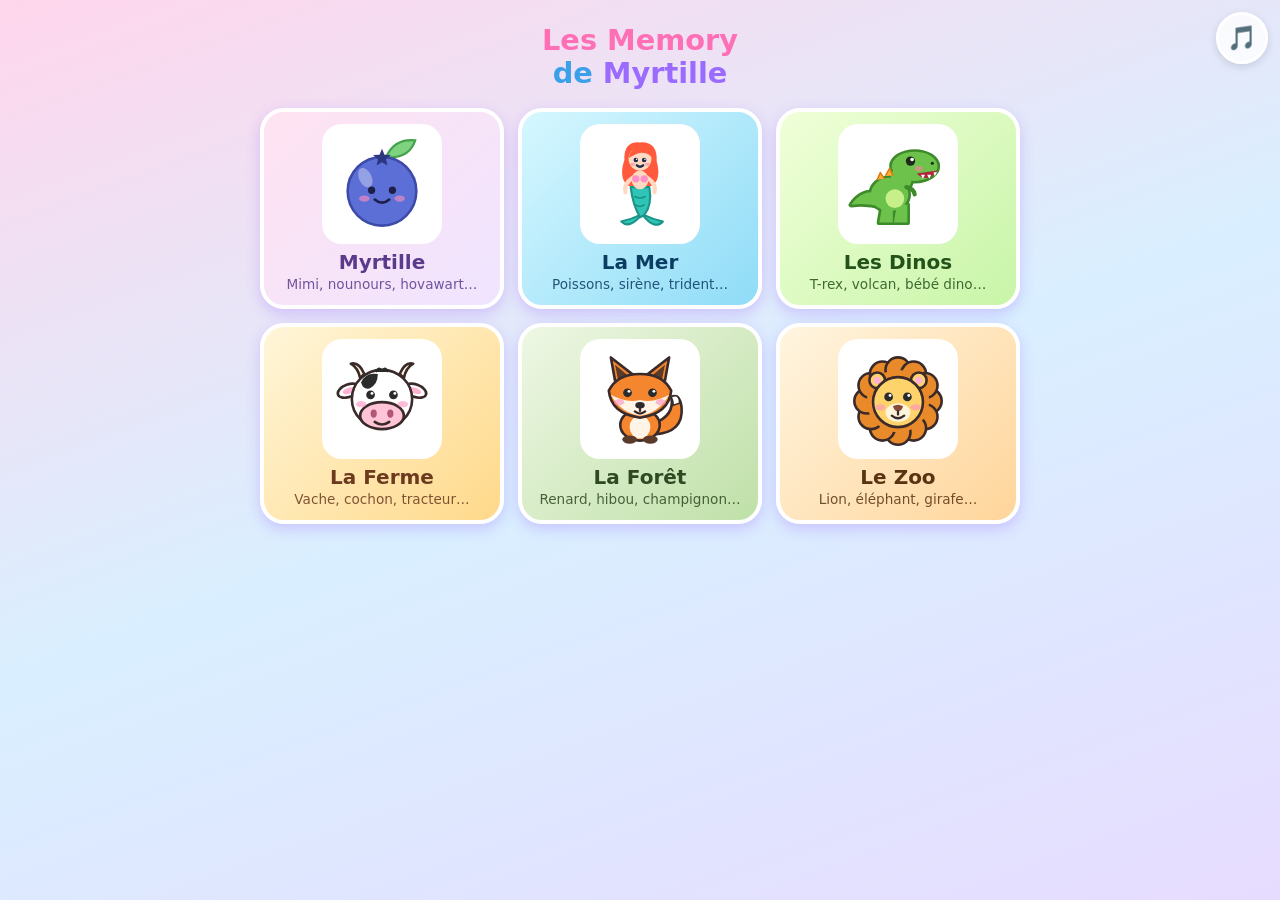
<file: index.html>
<!DOCTYPE html>
<html lang="fr">
<head>
  <meta charset="UTF-8">
  <!-- Cette ligne adapte la page à la largeur du téléphone (pas besoin de zoomer) -->
  <meta name="viewport" content="width=device-width, initial-scale=1, viewport-fit=cover">
  <meta name="theme-color" content="#ffc2e2">
  <title>Les Memory de Myrtille</title>

  <!-- Pour installer le jeu comme une appli sur l'écran d'accueil -->
  <link rel="manifest" href="manifest.webmanifest">
  <link rel="icon" href="icone-192.png">
  <link rel="apple-touch-icon" href="icone-180.png">
  <meta name="apple-mobile-web-app-capable" content="yes">
  <meta name="mobile-web-app-capable" content="yes">
  <meta name="apple-mobile-web-app-title" content="Memory">

  <style>
    /* ===== Réglages généraux ===== */
    * {
      box-sizing: border-box;   /* les tailles incluent les bordures */
      margin: 0;
      padding: 0;
    }

    body {
      /* Police arrondie, plus douce pour les enfants */
      font-family: ui-rounded, "SF Pro Rounded", "Arial Rounded MT Bold", "Trebuchet MS", system-ui, sans-serif;
      /* Fond dégradé rose -> bleu clair -> violet clair */
      background: linear-gradient(160deg, #ffd6ec 0%, #d9efff 50%, #e7dcff 100%);
      color: #5b3a8c;
      min-height: 100vh;
      min-height: 100dvh;
      display: flex;
      flex-direction: column;
      align-items: center;
      padding: 16px;
      -webkit-tap-highlight-color: transparent;
    }

    /* Contour bien visible quand on se déplace au clavier (ordinateur) */
    a:focus-visible, button:focus-visible {
      outline: 4px solid #5b3a8c;
      outline-offset: 3px;
    }

    /* ===== Titre ===== */
    h1 {
      font-size: 1.8rem;
      text-align: center;
      line-height: 1.15;
      margin: 8px 0 18px;
      padding: 0 56px;   /* laisse la place au bouton de la musique */
    }

    .t-rose   { color: #ff6fb5; }
    .t-bleu   { color: #3aa0e8; }
    .t-violet { color: #9b6bff; }

    /* ===== Les six univers : de grosses tuiles avec un dessin ===== */
    .jeux {
      display: grid;
      grid-template-columns: repeat(2, 1fr);   /* 2 colonnes sur téléphone */
      gap: 14px;
      width: 100%;
      max-width: 520px;
    }

    /* 3 colonnes sur tablette et ordinateur */
    @media (min-width: 700px) {
      .jeux {
        grid-template-columns: repeat(3, 1fr);
        max-width: 760px;
      }
    }

    /* Une tuile : on la touche pour lancer l'univers */
    .jeu {
      display: flex;
      flex-direction: column;
      align-items: center;
      text-align: center;
      gap: 6px;
      padding: 12px 8px;
      border: 4px solid #fff;
      border-radius: 24px;
      text-decoration: none;
      color: inherit;
      box-shadow: 0 5px 14px rgba(155, 107, 255, 0.3);
    }

    .jeu:active {
      transform: scale(0.97);
    }

    /* Le dessin du personnage, bien grand */
    .jeu svg {
      width: min(100%, 120px);
      aspect-ratio: 1;
      height: auto;
      background: #fff;
      border-radius: 20px;
      padding: 8px;
      /* Le personnage se dandine doucement */
      animation: dandiner 1.6s ease-in-out infinite alternate;
      animation-delay: var(--decalage, 0s);
    }

    @keyframes dandiner {
      from { transform: rotate(-5deg) translateY(0); }
      to   { transform: rotate(5deg) translateY(-4px); }
    }

    .jeu strong {
      display: block;
      font-size: 1.25rem;
    }

    .jeu span {
      font-size: 0.85rem;
      opacity: 0.85;
    }

    /* ===== Installer l'appli ===== */
    .installer {
      margin-top: 22px;
      text-align: center;
      max-width: 460px;
    }

    .bouton {
      font-family: inherit;
      font-size: 1.1rem;
      font-weight: bold;
      padding: 14px 28px;
      border: 3px solid #fff;
      border-radius: 30px;
      background: linear-gradient(135deg, #ff6fb5, #9b6bff);
      color: #fff;
      cursor: pointer;
      box-shadow: 0 4px 10px rgba(155, 107, 255, 0.4);
    }

    .aide {
      font-size: 0.95rem;
      line-height: 1.4;
      background: rgba(255, 255, 255, 0.7);
      border-radius: 16px;
      padding: 10px 14px;
    }

    /* ===== Le bouton rond de la musique, en haut à droite ===== */
    .rond {
      position: fixed;
      top: 12px;
      right: 12px;
      width: 52px;
      height: 52px;
      border-radius: 50%;
      border: 3px solid #fff;
      background: rgba(255, 255, 255, 0.8);
      font-size: 1.5rem;
      cursor: pointer;
      box-shadow: 0 3px 8px rgba(0, 0, 0, 0.12);
    }

    .rond.eteint {
      opacity: 0.55;
    }

    /* ===== Le décor qui flotte doucement derrière ===== */
    .decor {
      position: fixed;
      inset: 0;
      z-index: -1;            /* derrière tout le reste */
      overflow: hidden;
      pointer-events: none;   /* on ne peut pas le toucher */
    }

    .decor span {
      position: absolute;
      bottom: -60px;
      opacity: 0.35;
      animation: flotter linear infinite;
    }

    @keyframes flotter {
      from { transform: translateY(0) rotate(0deg); }
      to   { transform: translateY(-115vh) rotate(25deg); }
    }

    /* Si le téléphone demande moins d'animations, on les coupe */
    @media (prefers-reduced-motion: reduce) {
      .jeu svg, .decor span { animation: none; }
    }

    /* Ces éléments sont cachés tant que le JavaScript ne les montre pas */
    .cache {
      display: none;
    }
  </style>
</head>
<body>

  <!-- Le décor animé (rempli par le JavaScript) -->
  <div class="decor" id="decor" aria-hidden="true"></div>

  <!-- Le bouton pour couper / remettre la musique -->
  <button class="rond" id="bouton-musique" aria-label="Couper la musique">🎵</button>

  <h1>
    <span class="t-rose">Les Memory</span><br>
    <span class="t-bleu">de</span>
    <span class="t-violet">Myrtille</span>
  </h1>

  <!-- Les six univers (les tuiles sont créées par le JavaScript) -->
  <nav class="jeux" id="jeux" aria-label="Choisis un univers"></nav>

  <!-- Installer le jeu comme une appli sur l'écran d'accueil -->
  <div class="installer">
    <!-- Bouton visible seulement si l'appareil sait installer tout seul
         (Android, ordinateur avec Chrome ou Edge) -->
    <button class="bouton cache" id="bouton-installer">📲 Installer l'appli</button>
    <!-- Aide visible seulement sur iPhone / iPad -->
    <p class="aide cache" id="aide-iphone">
      📲 Pour installer l'appli : touche le bouton <strong>Partager</strong>
      (le carré avec une flèche), puis <strong>« Sur l'écran d'accueil »</strong>.
    </p>
  </div>

  <!-- La musique, les sons et les univers (pour avoir leurs dessins) -->
  <script src="musique.js"></script>
  <script src="sons.js"></script>
  <script>const UNIVERS = {};</script>
  <script src="univers/myrtille.js"></script>
  <script src="univers/mer.js"></script>
  <script src="univers/dino.js"></script>
  <script src="univers/ferme.js"></script>
  <script src="univers/foret.js"></script>
  <script src="univers/zoo.js"></script>
  <script>
    // ===== 1. Les tuiles des six univers =====
    // Chaque tuile montre le personnage de l'univers et mène à jeu.html?u=...
    const jeux = document.getElementById("jeux");
    ["myrtille", "mer", "dino", "ferme", "foret", "zoo"].forEach(function (id, i) {
      const u = UNIVERS[id];
      const personnage = u.cartes.find(function (c) { return c.id === u.mascotte; }) || u.cartes[0];
      const tuile = document.createElement("a");
      tuile.className = "jeu";
      tuile.href = "jeu.html?u=" + id;
      tuile.style.background = u.couleurs.tuile;
      if (u.couleurs.texteTuile) {
        tuile.style.color = u.couleurs.texteTuile;
      }
      tuile.style.setProperty("--decalage", (-i * 0.4) + "s");   // chacun bouge à son rythme
      tuile.innerHTML = personnage.dessin +
        "<div><strong>" + u.nom + "</strong><span>" + u.accroche + "</span></div>";
      tuile.querySelector("svg").setAttribute("aria-hidden", "true");
      jeux.appendChild(tuile);
    });

    // ===== 2. Le mode appli : le jeu marche même sans internet =====
    // Le "service worker" est un petit programme qui garde une copie
    // des jeux dans l'appareil.
    if ("serviceWorker" in navigator) {
      navigator.serviceWorker.register("sw.js").catch(function () {});
    }

    // Est-ce qu'on est déjà dans l'appli installée ?
    const dejaInstalle =
      window.matchMedia("(display-mode: standalone)").matches ||
      window.navigator.standalone === true;

    // ===== 3. Le bouton "Installer" (Android, ordinateur avec Chrome/Edge) =====
    // Le navigateur prévient quand l'installation est possible :
    // on garde sa demande de côté et on affiche notre bouton.
    let demandeInstallation = null;
    const boutonInstaller = document.getElementById("bouton-installer");

    window.addEventListener("beforeinstallprompt", function (evenement) {
      evenement.preventDefault();
      demandeInstallation = evenement;
      boutonInstaller.classList.remove("cache");
    });

    boutonInstaller.addEventListener("click", function () {
      if (demandeInstallation) {
        demandeInstallation.prompt();   // ouvre la fenêtre "Installer ?"
        demandeInstallation = null;
        boutonInstaller.classList.add("cache");
      }
    });

    // ===== 4. L'aide pour iPhone / iPad =====
    // Sur iPhone, il n'y a pas de bouton automatique : on explique comment faire.
    const estIphone = /iPhone|iPad|iPod/.test(navigator.userAgent) ||
      (navigator.platform === "MacIntel" && navigator.maxTouchPoints > 1);
    if (estIphone && !dejaInstalle) {
      document.getElementById("aide-iphone").classList.remove("cache");
    }

    // ===== 5. Le décor : des petits symboles des univers qui flottent =====
    const symboles = ["💜", "🐠", "🦕", "🌻", "🍂", "🍌", "⭐", "💖"];
    const decor = document.getElementById("decor");
    for (let i = 0; i < 12; i++) {
      const element = document.createElement("span");
      element.textContent = symboles[i % symboles.length];
      element.style.fontSize = 18 + Math.random() * 22 + "px";            // taille au hasard
      element.style.left = Math.random() * 95 + "vw";                      // position au hasard
      element.style.animationDuration = 14 + Math.random() * 12 + "s";    // lent
      element.style.animationDelay = -Math.random() * 20 + "s";           // déjà en route
      decor.appendChild(element);
    }

    // ===== 6. La petite musique : « Ah ! vous dirai-je, maman » =====
    initMusique(MELODIES.vousDiraiJe, document.getElementById("bouton-musique"));
  </script>
</body>
</html>
</file>
<file: jeu.css>
/* ===================================================================
   jeu.css : l'apparence de la page de jeu.
   Les couleurs changent selon l'univers : le JavaScript remplit les
   variables ci-dessous (--rose, --violet…) avec celles de l'univers.
   =================================================================== */

:root {
  --rose: #ff6fb5;
  --rose-clair: #ffd6ec;
  --bleu-clair: #a9dcff;
  --violet: #9b6bff;
  --violet-fonce: #5b3a8c;
  --mot-milieu: #3aa0e8;
  --fond: linear-gradient(160deg, #ffd6ec 0%, #d9efff 50%, #e7dcff 100%);
  --ombre: 155, 107, 255;   /* couleur des ombres (rouge, vert, bleu) */
  --voile: 91, 58, 140;     /* couleur du voile des fenêtres */
  --dos: linear-gradient(135deg, #ff9cd0, #b38cff);
  --bouton: linear-gradient(135deg, #ff6fb5, #9b6bff);
  --blanc: #ffffff;
}

/* ===== Réglages généraux ===== */
* {
  box-sizing: border-box;   /* les tailles incluent les bordures */
  margin: 0;
  padding: 0;
}

html, body {
  height: 100%;
}

body {
  /* Police arrondie, plus douce pour les enfants */
  font-family: ui-rounded, "SF Pro Rounded", "Arial Rounded MT Bold", "Trebuchet MS", system-ui, sans-serif;
  background: var(--fond);
  color: var(--violet-fonce);
  display: flex;
  flex-direction: column;
  align-items: center;
  /* 100dvh = toute la hauteur visible de l'écran du téléphone */
  height: 100vh;
  height: 100dvh;
  padding: 10px 12px max(10px, env(safe-area-inset-bottom));
  overflow: hidden;
  /* Empêche la sélection de texte et le zoom par double-tap */
  user-select: none;
  -webkit-user-select: none;
  touch-action: manipulation;
  -webkit-tap-highlight-color: transparent;
}

/* Contour bien visible quand on se déplace au clavier (ordinateur) */
button:focus-visible, a:focus-visible {
  outline: 4px solid var(--violet-fonce);
  outline-offset: 3px;
}

/* ===== Titre ===== */
h1 {
  font-size: 1.6rem;
  margin: 2px 0 8px;
  text-align: center;
  line-height: 1.1;
}

.t-rose   { color: var(--rose); }
.t-violet { color: var(--violet); }
.t-bleu   { color: var(--mot-milieu); }

/* ===== Barre avec le compteur de coups, le chrono et le record ===== */
.infos {
  display: flex;
  gap: 8px;
  width: 100%;
  max-width: 520px;
  margin-bottom: 8px;
}

.info {
  flex: 1;
  background: rgba(255, 255, 255, 0.75);
  border: 2px solid var(--blanc);
  border-radius: 16px;
  padding: 4px;
  text-align: center;
  font-size: 0.85rem;
  box-shadow: 0 3px 8px rgba(var(--ombre), 0.2);
}

.info strong {
  display: block;
  white-space: nowrap;
  font-size: clamp(0.95rem, 4.6vw, 1.25rem);
  color: var(--violet-fonce);
}

/* ===== La zone du plateau : elle prend toute la place qui reste ===== */
.zone {
  flex: 1;
  min-height: 0;          /* permet à la zone de rétrécir */
  width: 100%;
  display: flex;
  align-items: center;
  justify-content: center;
}

/* La grille de cartes : le JavaScript choisit le nombre de colonnes
   et la taille des cartes pour qu'elles soient les plus grandes possible */
.plateau {
  display: grid;
  gap: var(--ecart, 10px);
}

/* ===== Une carte ===== */
.carte {
  width: var(--taille, 80px);
  height: var(--taille, 80px);
  perspective: 600px;       /* donne l'effet 3D au retournement */
  cursor: pointer;
  border: none;
  background: none;
  padding: 0;
}

/* La carte s'enfonce un peu sous le doigt */
.carte:active {
  transform: scale(0.94);
}

/* La partie qui tourne (elle contient le dos et la face) */
.carte-interieur {
  position: relative;
  width: 100%;
  height: 100%;
  transition: transform 0.45s;
  transform-style: preserve-3d;
}

/* Quand la carte a la classe "retournee", on la fait pivoter */
.carte.retournee .carte-interieur {
  transform: rotateY(180deg);
}

/* Le dos et la face sont l'un sur l'autre */
.dos, .face {
  position: absolute;
  inset: 0;
  border-radius: 16px;
  display: flex;
  align-items: center;
  justify-content: center;
  backface-visibility: hidden;          /* on ne voit pas l'arrière */
  -webkit-backface-visibility: hidden;
  border: 3px solid var(--blanc);
  box-shadow: 0 4px 10px rgba(var(--ombre), 0.3);
}

/* Dos de la carte : dégradé de l'univers avec des petits pois */
.dos {
  background-image:
    radial-gradient(rgba(255, 255, 255, 0.35) 2px, transparent 2.5px),
    var(--dos);
  background-size: 14px 14px, 100% 100%;
}

.dos svg {
  width: 42%;
  height: 42%;
}

/* Face de la carte (avec le dessin) */
.face {
  transform: rotateY(180deg);
  padding: 6%;
}

.face svg {
  width: 100%;
  height: 100%;
}

/* Carte trouvée : contour coloré et petit saut de joie */
.carte.trouvee .face {
  border-color: var(--rose);
  animation: saut 0.5s ease 0.45s;
}

/* À la victoire, toutes les cartes sautent l'une après l'autre */
.carte.trouvee.danse .face {
  animation: saut 0.5s ease var(--retard) 2;
}

@keyframes saut {
  0%, 100% { transform: rotateY(180deg) scale(1); }
  50%      { transform: rotateY(180deg) scale(1.12); }
}

/* Le plateau tremble (rugissement des dinosaures) */
.secousse {
  animation: secousse 0.1s linear 8;
}

@keyframes secousse {
  0%, 100% { transform: translate(0, 0); }
  25%      { transform: translate(-4px, 2px); }
  75%      { transform: translate(4px, -2px); }
}

/* ===== Boutons ===== */
.bouton {
  font-family: inherit;
  font-size: 1.15rem;
  font-weight: bold;
  min-height: 52px;
  padding: 0 28px;
  border: 3px solid var(--blanc);
  border-radius: 30px;
  background: var(--bouton);
  color: var(--blanc);
  cursor: pointer;
  box-shadow: 0 4px 10px rgba(var(--ombre), 0.4);
}

.bouton:active {
  transform: scale(0.95);
}

/* ===== Barre du bas : le bouton Rejouer ===== */
.commandes {
  display: flex;
  justify-content: center;
  margin-top: 10px;
}

/* ===== Les boutons ronds du bas ===== */
.barre {
  display: flex;
  gap: 12px;
  margin-top: 10px;
}

.rond {
  width: 52px;
  height: 52px;
  border-radius: 50%;
  border: 3px solid var(--blanc);
  background: rgba(255, 255, 255, 0.8);
  font-size: 1.5rem;
  display: flex;
  align-items: center;
  justify-content: center;
  text-decoration: none;
  cursor: pointer;
  box-shadow: 0 3px 8px rgba(0, 0, 0, 0.12);
}

.rond:active {
  transform: scale(0.9);
}

/* Bouton éteint (musique ou bruitages coupés) ou pas encore utilisable */
.rond.eteint, .rond:disabled {
  opacity: 0.45;
}

.rond:disabled {
  cursor: default;
}

/* ===== Les fenêtres (pause et victoire) ===== */
.voile {
  position: fixed;
  inset: 0;
  background: rgba(var(--voile), 0.55);
  display: none;               /* cachée au départ */
  align-items: center;
  justify-content: center;
  padding: 16px;
  z-index: 10;
}

/* La pause cache complètement les cartes (voile opaque) */
#pause {
  background: rgb(var(--voile));
}

.voile.visible {
  display: flex;
}

.boite {
  background: var(--blanc);
  border: 4px solid var(--rose-clair);
  border-radius: 24px;
  padding: 24px;
  text-align: center;
  width: 100%;
  max-width: 340px;
  animation: apparition 0.4s ease;
}

@keyframes apparition {
  from { transform: scale(0.6); opacity: 0; }
  to   { transform: scale(1);   opacity: 1; }
}

.boite h2 {
  font-size: 1.7rem;
  margin-bottom: 12px;
  color: var(--rose);
}

.boite p {
  margin: 6px 0;
  font-size: 1.05rem;
}

.boite .bouton {
  margin-top: 14px;
}

.grosse-icone {
  font-size: 3.5rem;
  margin-bottom: 6px;
}

/* Le personnage qui saute au-dessus du message de victoire */
.mascotte {
  width: 130px;
  height: 130px;
  margin: -80px auto 0;
  animation: bondir 0.45s ease-in-out infinite alternate;
}

.mascotte svg {
  width: 100%;
  height: 100%;
}

@keyframes bondir {
  from { transform: translateY(0) rotate(-4deg); }
  to   { transform: translateY(-12px) rotate(4deg); }
}

.record {
  color: var(--violet);
  font-weight: bold;
}

/* ===== Le décor qui flotte doucement derrière le jeu ===== */
.decor {
  position: fixed;
  inset: 0;
  z-index: -1;            /* derrière tout le reste */
  overflow: hidden;
  pointer-events: none;   /* on ne peut pas le toucher */
}

.decor span {
  position: absolute;
  bottom: -60px;
  opacity: 0.35;
  animation: flotter linear infinite;
}

/* Une bulle dessinée (pour la mer) */
.decor .bulle-decor {
  border: 3px solid #fff;
  border-radius: 50%;
  background: rgba(255, 255, 255, 0.25);
}

@keyframes flotter {
  from { transform: translateY(0) rotate(0deg); }
  to   { transform: translateY(-115vh) rotate(25deg); }
}

/* ===== Confettis qui tombent à la victoire ===== */
.confetti {
  position: fixed;
  top: -40px;
  font-size: 22px;
  pointer-events: none;   /* on peut toucher "à travers" */
  z-index: 20;
  animation: chute linear forwards;
}

@keyframes chute {
  to { transform: translateY(110vh) rotate(360deg); }
}

/* Texte lu par le lecteur d'écran, mais invisible à l'écran */
.pour-lecteur {
  position: absolute;
  width: 1px;
  height: 1px;
  overflow: hidden;
  clip: rect(0 0 0 0);
  white-space: nowrap;
}

/* Écran très bas (téléphone couché) : on gagne de la place */
@media (max-height: 520px) {
  h1 { font-size: 1.2rem; margin-bottom: 4px; }
  .infos { margin-bottom: 4px; }
  .info { font-size: 0.75rem; padding: 2px; }
  .commandes, .barre { margin-top: 6px; }
}

/* Si le téléphone demande moins d'animations, on les coupe */
@media (prefers-reduced-motion: reduce) {
  .carte-interieur { transition: none; }
  .carte.trouvee .face, .boite, .mascotte, .carte.trouvee.danse .face, .decor span, .secousse { animation: none; }
  .confetti { display: none; }
}
</file>
